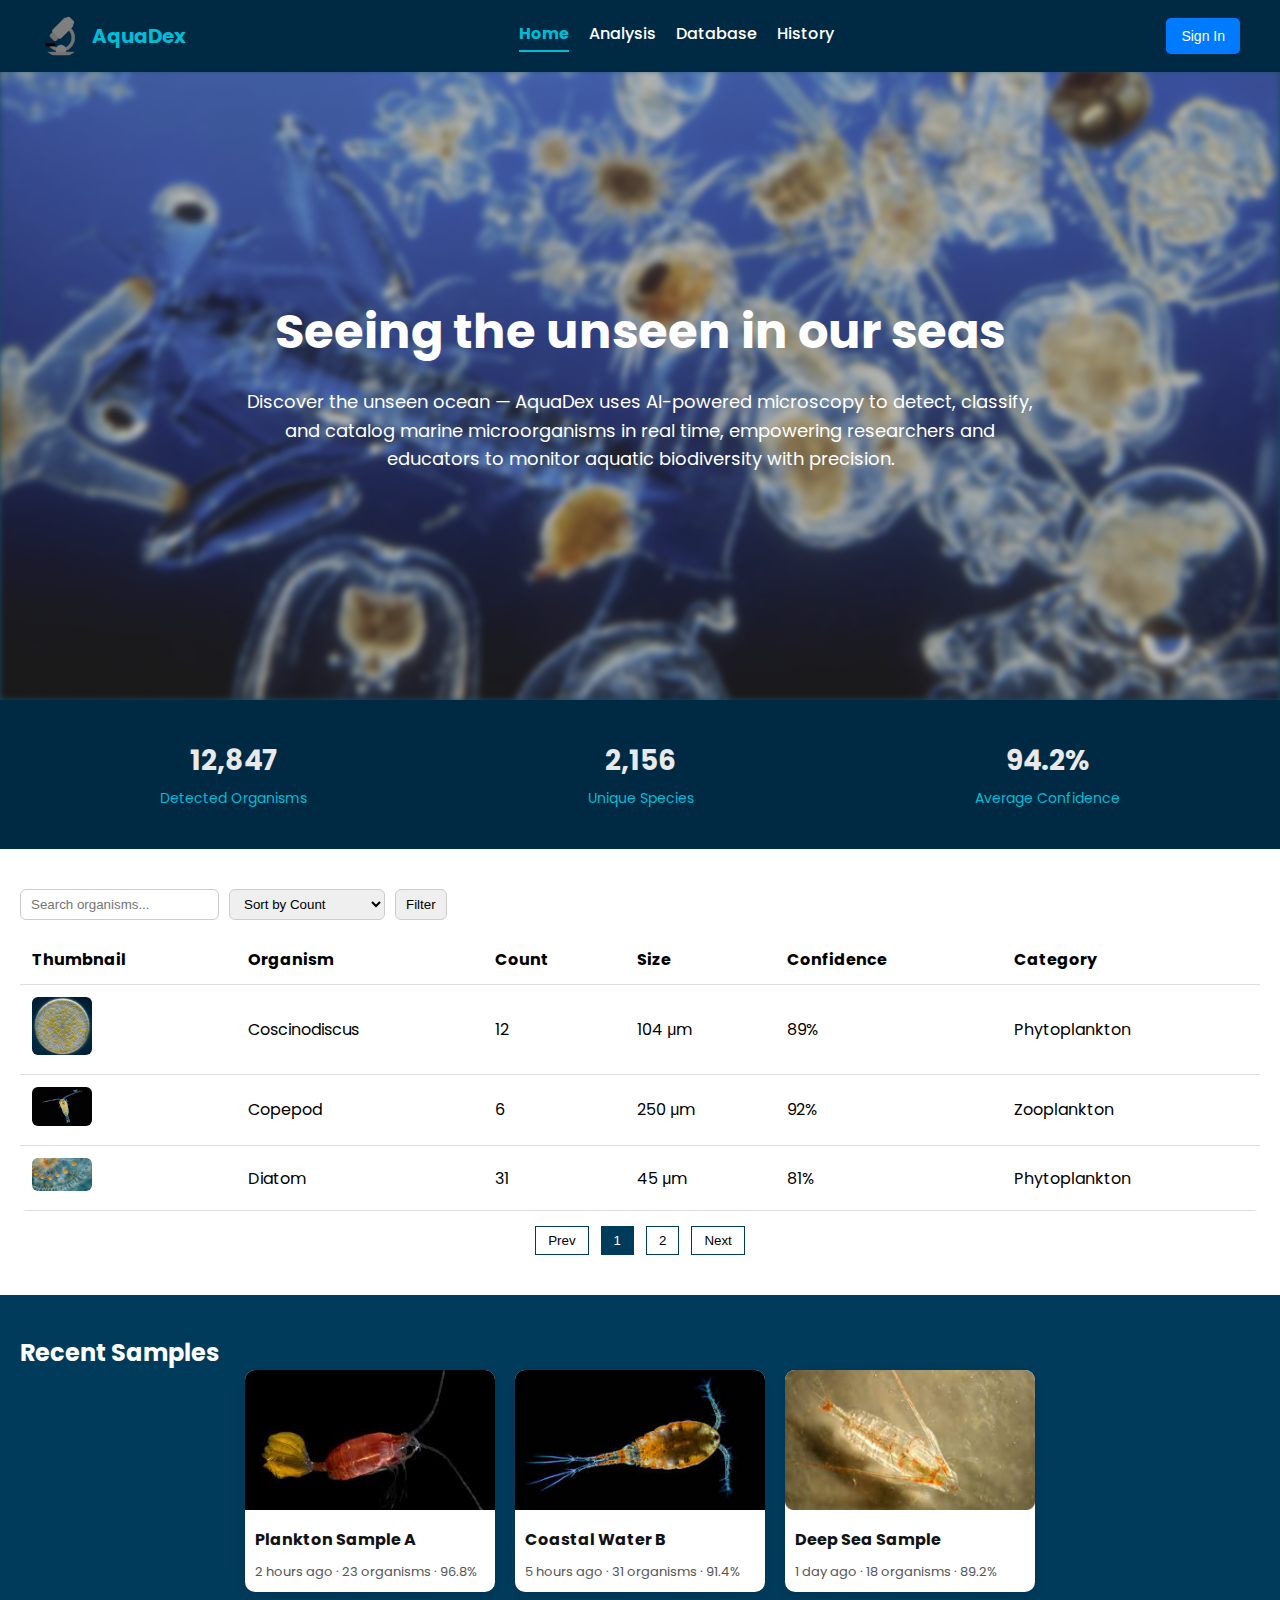
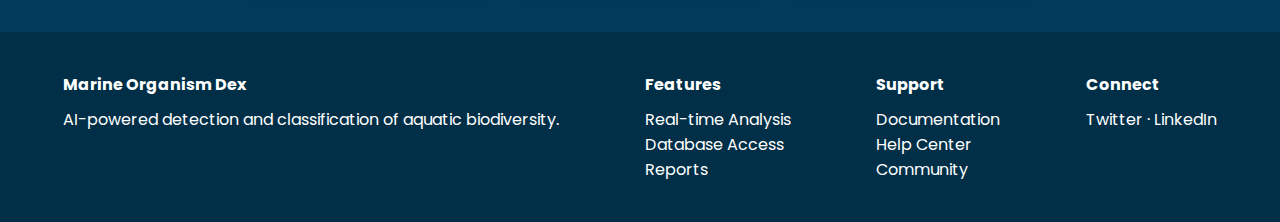
<file: index.html>
<!DOCTYPE html>
<html lang="en" class="dark-theme">
<head>
  <meta charset="UTF-8">
  <meta name="viewport" content="width=device-width, initial-scale=1.0">
  <title>AquaDex</title>
  <link rel="stylesheet" href="styles.css">
  <link rel="icon" type="image/png" href="logo.png">
  <link rel="stylesheet" href="theme.css">
  <script src="theme.js" defer></script>
  <link href="https://fonts.googleapis.com/css2?family=Poppins:wght@400;600;700&display=swap" rel="stylesheet">

  <style>
    .user-greeting {
      margin-left: 20px;
      font-weight: bold;
      color: #f3f3f3;
    }

    .profile-icon {
      display: none;
      align-items: center;
      justify-content: center;
      background-color: transparent;
      border: none;
      cursor: pointer;
    }

    .profile-icon img {
      width: 35px;
      height: 35px;
      border-radius: 50%;
    }

    .sign-in-btn {
      background-color: #007bff;
      color: white;
      border: none;
      padding: 10px 15px;
      cursor: pointer;
      font-size: 14px;
      border-radius: 5px;
    }
  </style>
</head>
<body>
  <!-- Navbar -->
  <header class="navbar">
    <div class="logo">
      <img src="logo.png" alt="AquaDex Logo">
      <span>AquaDex</span>
    </div>
      
    <nav>
      <a href="home.html" class="active">Home</a>
      <a href="analysis.html">Analysis</a>
      <a href="database.html">Database</a>
      <a href="history.html">History</a>
      
    </nav>

    <!-- Greeting / Auth buttons -->
    <div class="auth-controls">
      <span id="greeting" class="user-greeting"></span>
      <button id="signInBtn" class="sign-in-btn">Sign In</button>
      <button id="profileBtn" class="profile-icon">
        <img src="icon1.jpg" alt="Profile Icon" />
      </button>
    </div>
  </header>

  <!-- Hero -->
  <section class="hero">
    <div class="hero-bg"></div>
    <div class="hero-content">
      <h1>Seeing the unseen in our seas</h1>
      <p>Discover the unseen ocean — AquaDex uses AI-powered microscopy to detect, classify, and catalog marine microorganisms in real time, empowering researchers and educators to monitor aquatic biodiversity with precision.</p>
    </div>
  </section>

  <!-- Stats row -->
  <section class="stats">
    <div class="stat-card">
      <h2>12,847</h2>
      <p>Detected Organisms</p>
    </div>
    <div class="stat-card">
      <h2>2,156</h2>
      <p>Unique Species</p>
    </div>
    <div class="stat-card">
      <h2>94.2%</h2>
      <p>Average Confidence</p>
    </div>
  </section>
  <!-- Organism Table -->
  <section class="organism-table">
    <div class="table-controls">
      <input type="text" placeholder="Search organisms...">
      <select>
        <option>Sort by Count</option>
        <option>Sort by Confidence</option>
        <option>Sort by Size</option>
      </select>
      <button>Filter</button>
    </div>
    <table>
      <thead>
        <tr>
          <th>Thumbnail</th>
          <th>Organism</th>
          <th>Count</th>
          <th>Size</th>
          <th>Confidence</th>
          <th>Category</th>
        </tr>
      </thead>
      <tbody>
        <tr>
          <td><img src="coscinodiscus.jpg" alt="Thumb"></td>
          <td>Coscinodiscus </td>
          <td>12</td>
          <td>104 μm</td>
          <td>89%</td>
          <td>Phytoplankton</td>
        </tr>
        <tr>
          <td><img src="copepod.jpg" alt="Thumb"></td>
          <td>Copepod </td>
          <td>6</td>
          <td>250 μm</td>
          <td>92%</td>
          <td>Zooplankton</td>
        </tr>
        <tr>
          <td><img src="diatomjpg.jpg" alt="Thumb"></td>
          <td>Diatom </td>
          <td>31</td>
          <td>45 μm</td>
          <td>81%</td>
          <td>Phytoplankton</td>
        </tr>
      </tbody>
    </table>
    <div class="pagination">
      <button>Prev</button>
      <button class="active">1</button>
      <button>2</button>
      <button>Next</button>
    </div>
  </section>

  <!-- Recent Samples -->
  <section class="recent-samples">
    <h2>Recent Samples</h2>
    <div class="sample-cards">
      <div class="sample-card">
        <img src="PlanktonSampleA.png" alt="Sample">
        <h4>Plankton Sample A</h4>
        <p>2 hours ago · 23 organisms · 96.8%</p>
      </div>
      <div class="sample-card">
        <img src="costalwater.png" alt="Sample">
        <h4>Coastal Water B</h4>
        <p>5 hours ago · 31 organisms · 91.4%</p>
      </div>
      <div class="sample-card">
        <img src="deepwater.png" alt="Sample">
        <h4>Deep Sea Sample</h4>
        <p>1 day ago · 18 organisms · 89.2%</p>
      </div>
    </div>
  </section>

  <!-- Footer -->
  <footer class="footer">
    <div class="footer-section">
      <h4>Marine Organism Dex</h4>
      <p>AI-powered detection and classification of aquatic biodiversity.</p>
    </div>
    <div class="footer-section">
      <h4>Features</h4>
      <p>Real-time Analysis<br>Database Access<br>Reports</p>
    </div>
    <div class="footer-section">
      <h4>Support</h4>
      <p>Documentation<br>Help Center<br>Community</p>
    </div>
    <div class="footer-section">
      <h4>Connect</h4>
      <p>Twitter · LinkedIn</p>
    </div>
  </footer>

  <script>
    const username = localStorage.getItem("user");
    const greeting = document.getElementById("greeting");
    const signInBtn = document.getElementById("signInBtn");
    const profileBtn = document.getElementById("profileBtn");

    if (username) {
      greeting.textContent = `Welcome, ${username}`;
      greeting.style.display = "inline-block";
      profileBtn.style.display = "flex";
      signInBtn.style.display = "none";

      profileBtn.addEventListener("click", () => {
        window.location.href = "profile.html";
      });
    } else {
      greeting.style.display = "none";
      profileBtn.style.display = "none";
      signInBtn.style.display = "inline-block";

      signInBtn.addEventListener("click", () => {
        window.location.href = "signin.html";
      });
    }
  </script>
</body>
</html>
</file>
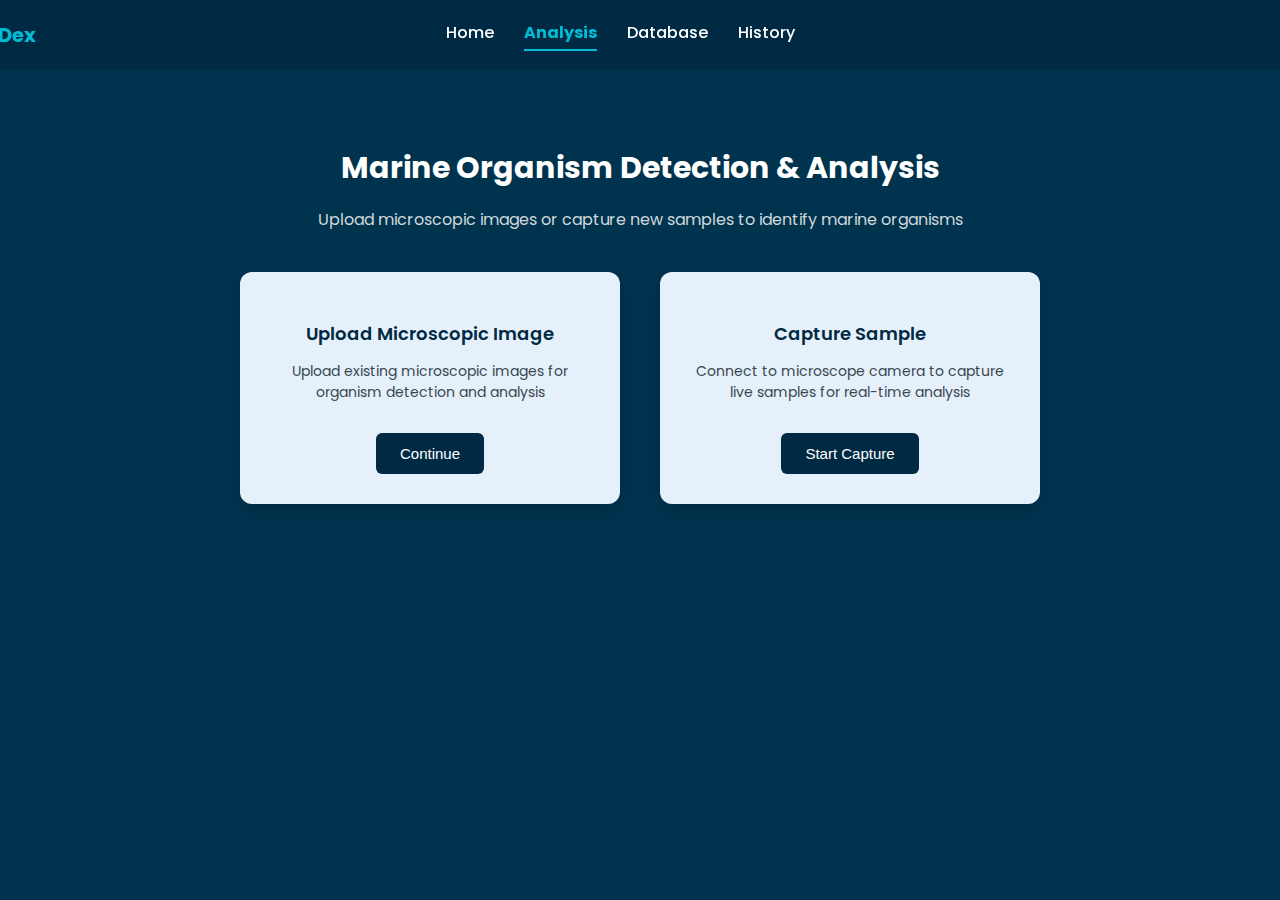
<file: analysis.html>
<!DOCTYPE html>
<html lang="en" class="dark-theme">
<head>
  <meta charset="UTF-8" />
  <meta name="viewport" content="width=device-width, initial-scale=1" />
  <title>Analysis - AquaDex</title>
  <link rel="icon" type="image/png" href="logo.png" />
  <link href="https://fonts.googleapis.com/css2?family=Poppins:wght@400;600;700&display=swap"rel="stylesheet"/>
  <link rel="stylesheet" href="theme.css">
<script src="theme.js" defer></script>

  <style>
    body {
      margin: 0;
      font-family: 'Poppins', sans-serif;
      background-color: #00334e;
      color: #fff;
    }

    .navbar {
      position: fixed;
      top: 0;
      left: 0;
      width: 100%;
      height: 70px;
      background-color: #002a44;
      z-index: 1000;
      display: flex;
      justify-content: center;
      align-items: center;
      
    }

    .navbar-inner {
      width: 100%;
      max-width: 1200px;
      display: flex;
      justify-content: space-between;
      align-items: center;
      padding: 0 40px;
    }

    .logo {
      display: flex;
      align-items: center;
      gap: 10px;
      font-size: 20px;
      font-weight: 700;
      color: #00bcd4;
      cursor: pointer;
      margin-left: -150px;
    }

    .logo img {
      height: 42px;
      width: 42px;
      border-radius: 50%;
      margin-right: 40x;
    }

    
   
      .navbar nav {
      display: flex;
      gap: 30px;
      justify-content: center;
      flex: 1;
      
      
    }

    

    nav a {
      color: white;
      text-decoration: none;
      font-weight: 500;
      transition: color 0.3s;
      position: relative;
    
    }

    nav a:hover {
      color: #00bcd4;
    }

    nav a.active {
      font-weight: bold;
      border-bottom: 2px solid #00bcd4;
      padding-bottom: 4px;
      color: #00bcd4;
    }

    .auth-container {
      display: flex;
      align-items: center;
    }

    .user-icon {
      width: 35px;
      height: 35px;
      border-radius: 50%;
      overflow: hidden;
      position: relative;
      right: -130px;
    }

    .user-icon img {
      width: 100%;
      height: 100%;
      object-fit: cover;
      display: block;
    }

    .analysis-section {
      padding: 120px 20px 60px 20px;
      text-align: center;
    }

    .analysis-section h2 {
      font-size: 30px;
      font-weight: 700;
      color: #ffffff;
      margin-bottom: 12px;
    }

    .analysis-section p {
      font-size: 16px;
      color: #cfd8dc;
      margin-bottom: 40px;
    }

    .analysis-cards {
      display: flex;
      justify-content: center;
      gap: 40px;
      flex-wrap: wrap;
    }

    .analysis-card {
      background: #e6f0fa;
      color: #00334e;
      padding: 30px;
      width: 320px;
      border-radius: 12px;
      box-shadow: 0 6px 14px rgba(0, 0, 0, 0.15);
      transition: transform 0.3s ease, box-shadow 0.3s ease;
      text-align: center;
      position: relative;
    }

    .analysis-card:hover {
      transform: translateY(-6px);
      box-shadow: 0 10px 20px rgba(0, 0, 0, 0.25);
    }

    .analysis-card h3 {
      font-size: 18px;
      font-weight: 600;
      margin-bottom: 12px;
      color: #002a44;
    }

    .analysis-card p {
      font-size: 14px;
      color: #37474f;
      margin-bottom: 20px;
    }

    .analysis-card button {
      background: #002a44;
      color: #ffffff;
      border: none;
      padding: 12px 24px;
      font-size: 15px;
      font-weight: 500;
      border-radius: 6px;
      cursor: pointer;
      margin-top: 10px;
      transition: background 0.3s ease, transform 0.2s ease;
    }

    .analysis-card button:hover {
      background: #00bcd4;
      color: #002a44;
      transform: scale(1.05);
    }

    .capture-btn {
      background: #00bcd4;
      color: #002a44;
    }

    .capture-btn:hover {
      background: #002a44;
      color: #ffffff;
    }
  </style>
</head>
<body>
  <header class="navbar">
    <div class="navbar-inner">
      <div class="logo" onclick="location.href='home.html'">
        <img src="logo.png" alt="AquaDex Logo" />
        <span>AquaDex</span>
      </div>

      <nav>
        <a href="home.html">Home</a>
        <a href="analysis.html" class="active">Analysis</a>
        <a href="database.html">Database</a>
        <a href="history.html">History</a>
      </nav>

      <div class="auth-container" id="auth-container">
        <!-- Only Profile Icon -->
        <a href="profile.html" class="user-icon" title="Profile">
          <img src="icon1.jpg" alt="User Profile" />
        </a>
      </div>
    </div>
  </header>

  <section class="analysis-section">
    <h2>Marine Organism Detection &amp; Analysis</h2>
    <p>Upload microscopic images or capture new samples to identify marine organisms</p>

    <div class="analysis-cards">
      <div class="analysis-card">
        <h3>Upload Microscopic Image</h3>
        <p>Upload existing microscopic images for organism detection and analysis</p>

        <button id="continueBtn">Continue</button>
      </div>

      <div class="analysis-card">
        <h3>Capture Sample</h3>
        <p>Connect to microscope camera to capture live samples for real-time analysis</p>
        <button class="capture-btn">Start Capture</button>
      </div>
    </div>
  </section>

  <script>
    document.addEventListener('DOMContentLoaded', () => {
      const continueBtn = document.getElementById('continueBtn');

      continueBtn.addEventListener('click', function (e) {
        e.preventDefault();
        window.location.href = 'analysisresult.html';
      });
    });
  </script>
</body>
</html>
</file>
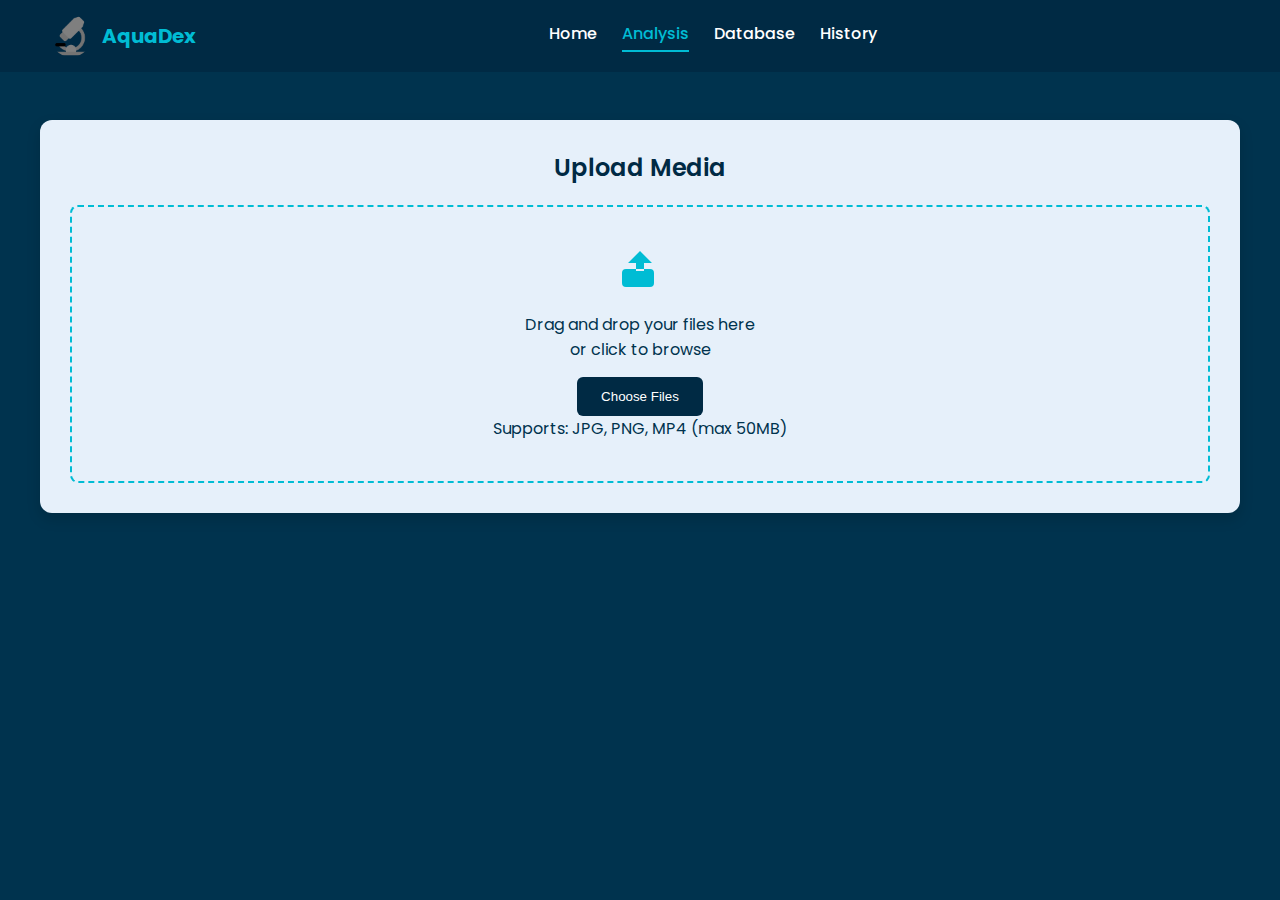
<file: analysisresult.html>
<!DOCTYPE html>
<html lang="en" class="dark-theme">
<head>
    <meta charset="UTF-8">
    <meta name="viewport" content="width=device-width, initial-scale=1.0">
    <title>Analysis Results</title>
    <link href="https://fonts.googleapis.com/css2?family=Poppins:wght@400;600;700&display=swap" rel="stylesheet">
    <link rel="icon" type="image/png" href="logo.png">
    <link rel="stylesheet" href="theme.css">
<script src="theme.js" defer></script>
    <style>
        body {
            font-family: 'Poppins', sans-serif;
            background-color: #00334e; /* deep ocean blue */
            color: #fff;
            margin: 0;
            padding: 20px;
        }

        /* Navbar */
        .navbar {
            display: flex;
            justify-content: space-between;
            align-items: center;
            padding: 15px 50px;
            background-color: #002a44;
            position: fixed;
            top: 0;
            left: 0;
            width: 100%;
            z-index: 1000;
            box-sizing: border-box;
            
        }
        
        .navbar .logo {
            display: flex;
            align-items: center;
            gap: 10px;
            font-weight: 700;
            font-size: 20px;
            color: #00bcd4;
            flex: 1;
        }

        .navbar .logo img {
            height: 42px;
            width: 42px;
            border-radius: 50%;
        }

        .navbar nav {
            display: flex;
            gap: 25px;
            flex: 9;
            justify-content: center;
            
        }

        .navbar nav a {
            text-decoration: none;
            color: #ffffff;
            font-weight: 500;
            transition: color 0.3s;
            
        }

        .navbar nav a:hover {
            color: #00bcd4;
        }

        .navbar nav a.active {
            border-bottom: 2px solid #00bcd4;
            padding-bottom: 4px;
            color: #00bcd4;
        }

        .navbar .auth-container {
            display: flex;
            align-items: center;
            gap: 15px;
        }


        .container {
            max-width: 1200px;
            margin: 100px auto 20px auto;
            padding: 0 20px;
        }
        
        /* Card Styling to match the other pages */
        .card {
            background: #e6f0fa;
            color: #00334e;
            border-radius: 12px;
            box-shadow: 0 6px 14px rgba(0,0,0,0.15);
            padding: 30px;
            margin-bottom: 30px;
            text-align: center;
        }

        .card-title {
            font-size: 1.5rem;
            font-weight: 600;
            color: #002a44;
            margin-top: 0;
            margin-bottom: 20px;
        }

        /* Upload Section */
        .upload-section .upload-box {
            border: 2px dashed #00bcd4;
            border-radius: 8px;
            text-align: center;
            padding: 40px 20px;
            color: #37474f;
        }

        .upload-icon {
            margin-bottom: 10px;
        }

        .upload-box p {
            margin: 0;
            font-size: 1rem;
            color: #00334e;
        }

        .or-text {
            font-size: 0.875rem;
        }

        .support-text {
            font-size: 0.75rem;
            color: #78909c;
            margin-top: 15px;
        }

        .btn-primary {
            background-color: #002a44;
            color: #ffffff;
            border: none;
            padding: 12px 24px;
            border-radius: 6px;
            cursor: pointer;
            font-weight: 500;
            margin-top: 15px;
            transition: background 0.3s ease;
        }
        
        .btn-primary:hover {
            background: #00bcd4;
            color: #002a44;
        }

        /* Analysis Results Section */
        .results-section {
            display: none; /* Initially hidden */
        }

        .results-section.show {
            display: block;
        }

        .processed-container {
            display: flex;
            gap: 24px;
            align-items: flex-start;
        }

        .processed-image-box {
            flex: 1 1 50%;
            background-color: #002a44;
            border-radius: 8px;
            min-height: 300px;
            display: flex;
            align-items: center;
            justify-content: center;
            position: relative;
            overflow: hidden;
        }
        
        #processedImage {
            max-width: 100%;
            max-height: 100%;
            object-fit: contain;
            border-radius: 8px;
            display: none; /* Initially hidden */
        }

        .image-placeholder {
            text-align: center;
            color: #cfd8dc;
            padding: 20px;
        }

        .image-placeholder p {
            font-size: 0.875rem;
            margin-top: 10px;
        }

        /* Species Table */
        .species-detected {
            flex: 1 1 40%;
            min-width: 300px;
            text-align: left;
        }
        
        .table-title {
            font-size: 1.25rem;
            font-weight: 600;
            color: #002a44;
            margin-bottom: 10px;
        }

        .species-detected table {
            width: 100%;
            border-collapse: collapse;
            margin-top: 10px;
        }

        .species-detected th, .species-detected td {
            text-align: left;
            padding: 12px;
            border-bottom: 1px solid #e0e0e0;
            font-size: 0.875rem;
        }

        .species-detected th {
            background-color: #f0f0f0;
            font-weight: 600;
            color: #00334e;
        }

        .species-detected tr:hover {
            background-color: #f9f9f9;
        }
        
        .species-detected td {
            color: #00334e;
        }

        .species-detected td:first-child {
            width: 50px;
        }

        .species-detected td:first-child img {
            width: 40px;
            height: 40px;
            border-radius: 4px;
            object-fit: cover;
        }

        .table-summary {
            display: flex;
            justify-content: space-between;
            margin-top: 15px;
            font-size: 0.8rem;
            color: #78909c;
        }

        /* Responsive adjustments */
        @media (max-width: 768px) {
            .processed-container {
                flex-direction: column;
            }
            .processed-image-box {
                min-height: 250px;
            }
        }
    </style>
</head>
<body>

    <header class="navbar">
        <div class="logo">
            <img src="logo.png" alt="AquaDex Logo">
            <span>AquaDex</span>
        </div>
          
        <nav>
            <a href="home.html">Home</a>
            <a href="analysis.html" class="active">Analysis</a>
            <a href="database.html">Database</a>
            <a href="history.html">History</a>
            
        </nav>
        <div id="auth-container" class="auth-container"></div>
    </header>

    <div class="container">
        <div class="card upload-section">
            <h3 class="card-title">Upload Media</h3>
            <div class="upload-box" id="drop-area">
                <div class="upload-icon">
                    <svg xmlns="http://www.w3.org/2000/svg" width="48" height="48" fill="#00bcd4" viewBox="0 0 24 24">
                        <path d="M19 13v5a2 2 0 0 1-2 2H5a2 2 0 0 1-2-2v-5a2 2 0 0 1 2-2h12a2 2 0 0 1 2 2zM12 2l-6 6h4v4h4V8h4l-6-6z"/>
                    </svg>
                </div>
                <p>Drag and drop your files here</p>
                <p class="or-text">or click to browse</p>
                <input type="file" id="fileInput" multiple accept="image/jpeg,image/png,image/gif,video/mp4" style="display: none;">
                <button class="btn-primary" id="chooseFileBtn">Choose Files</button>
                <p class="support-text">Supports: JPG, PNG, MP4 (max 50MB)</p>
            </div>
        </div>

        <div class="card results-section" id="results-card">
            <h3 class="card-title">Analysis Results</h3>
            <div class="processed-container">
                <div class="processed-image-box">
                    <img id="processedImage" alt="Processed image with detected species will appear here">
                    <div class="image-placeholder" id="imagePlaceholder">
                        <svg xmlns="http://www.w3.org/2000/svg" width="48" height="48" fill="#00bcd4" viewBox="0 0 24 24">
                            <path d="M19 5v14H5V5h14m0-2H5a2 2 0 0 0-2 2v14a2 2 0 0 0 2 2h14a2 2 0 0 0 2-2V5a2 2 0 0 0-2-2zM8.5 13.5l2.5 3.01L14.5 12l4.5 6H5l3.5-4.5z"/>
                        </svg>
                        <p>Processed image with detected species will appear here</p>
                    </div>
                </div>
                
                <div class="species-detected">
                    <h4 class="table-title">Species Detected</h4>
                    <table id="speciesTable">
                        <thead>
                            <tr>
                                <th>Image</th>
                                <th>Species</th>
                                <th>Predicted</th>
                                <th>Count</th>
                            </tr>
                        </thead>
                        <tbody>
                        </tbody>
                    </table>
                    <div class="table-summary">
                        <span id="totalSpecies">Total species detected: 0</span>
                        <span id="totalOrganisms">Total organisms counted: 0</span>
                    </div>
                </div>
            </div>
        </div>
    </div>

    <script>
        
    document.addEventListener('DOMContentLoaded', () => {

        const dropArea = document.getElementById('drop-area');
        const fileInput = document.getElementById('fileInput');
        const chooseFileBtn = document.getElementById('chooseFileBtn');
        const resultsCard = document.getElementById('results-card');
        const processedImage = document.getElementById('processedImage');
        const imagePlaceholder = document.getElementById('imagePlaceholder');
        const speciesTableBody = document.querySelector('#speciesTable tbody');
        const totalSpeciesSpan = document.getElementById('totalSpecies');
        const totalOrganismsSpan = document.getElementById('totalOrganisms');
        const authContainer = document.getElementById('auth-container');

        function checkLoginStatus() {
            const user = localStorage.getItem('loggedInUser');
            if (user) {
                authContainer.innerHTML = `
                    <span class="welcome-text">Welcome, ${user}</span>
                    <a href="#" class="log-out-btn">Log Out</a>
                `;
                document.querySelector('.log-out-btn').addEventListener('click', handleLogout);
            } else {
                authContainer.innerHTML = `
                    
                `;
            }
        }

        function handleLogout(event) {
            event.preventDefault();
            localStorage.removeItem('loggedInUser');
            window.location.reload();
        }

        checkLoginStatus();

        ['dragenter', 'dragover', 'dragleave', 'drop'].forEach(eventName => {
            dropArea.addEventListener(eventName, preventDefaults, false);
        });

        function preventDefaults(e) {
            e.preventDefault();
            e.stopPropagation();
        }

        ['dragenter', 'dragover'].forEach(eventName => {
            dropArea.addEventListener(eventName, () => dropArea.classList.add('highlight'), false);
        });

        ['dragleave', 'drop'].forEach(eventName => {
            dropArea.addEventListener(eventName, () => dropArea.classList.remove('highlight'), false);
        });

        dropArea.addEventListener('drop', handleDrop, false);

        function handleDrop(e) {
            const dt = e.dataTransfer;
            const files = dt.files;
            handleFiles(files);
        }

        chooseFileBtn.addEventListener('click', () => {
            fileInput.click();
        });

        // ✅ Allow clicking anywhere on the upload box to open file selector
        dropArea.addEventListener('click', (event) => {
            if (!event.target.closest('#chooseFileBtn')) {
                fileInput.click();
            }
        });

        fileInput.addEventListener('change', (e) => {
            handleFiles(e.target.files);
        });

        function handleFiles(files) {
            if (files.length === 0) return;

            resultsCard.classList.add('show');
            imagePlaceholder.style.display = 'none';
            processedImage.style.display = 'block';

            const file = files[0];
            const reader = new FileReader();
            reader.onload = function (event) {
                processedImage.src = event.target.result;
            };
            reader.readAsDataURL(file);

            simulateAnalysis();
        }

        function simulateAnalysis() {
            speciesTableBody.innerHTML = '';
            totalSpeciesSpan.textContent = 'Total species detected: 0';
            totalOrganismsSpan.textContent = 'Total organisms counted: 0';

            const mockResults = [
                { species: 'Copepod', predicted: '94%', count: 15, imageUrl: 'copepod.jpg' },
                { species: 'Diatom', predicted: '87%', count: 8, imageUrl: 'diatomjpg.jpg' },
                { species: 'Dinoflagellate', predicted: '72%', count: 3, imageUrl: 'dino.webp' },
                { species: 'Radiolarian', predicted: '89%', count: 5, imageUrl: 'radio.jpg' },
                { species: 'Foraminifera', predicted: '76%', count: 2, imageUrl: 'Foraminifera.jpg' }
            ];

            let totalOrganisms = 0;
            mockResults.forEach(item => {
                const row = document.createElement('tr');
                row.innerHTML = `
                    <td><img src="${item.imageUrl}" alt="${item.species} thumbnail"></td>
                    <td>${item.species}</td>
                    <td>${item.predicted}</td>
                    <td>${item.count}</td>
                `;
                speciesTableBody.appendChild(row);
                totalOrganisms += item.count;
            });

            totalSpeciesSpan.textContent = `Total species detected: ${mockResults.length}`;
            totalOrganismsSpan.textContent = `Total organisms counted: ${totalOrganisms}`;
        }
    });



    </script>
</body>
</html>
</file>
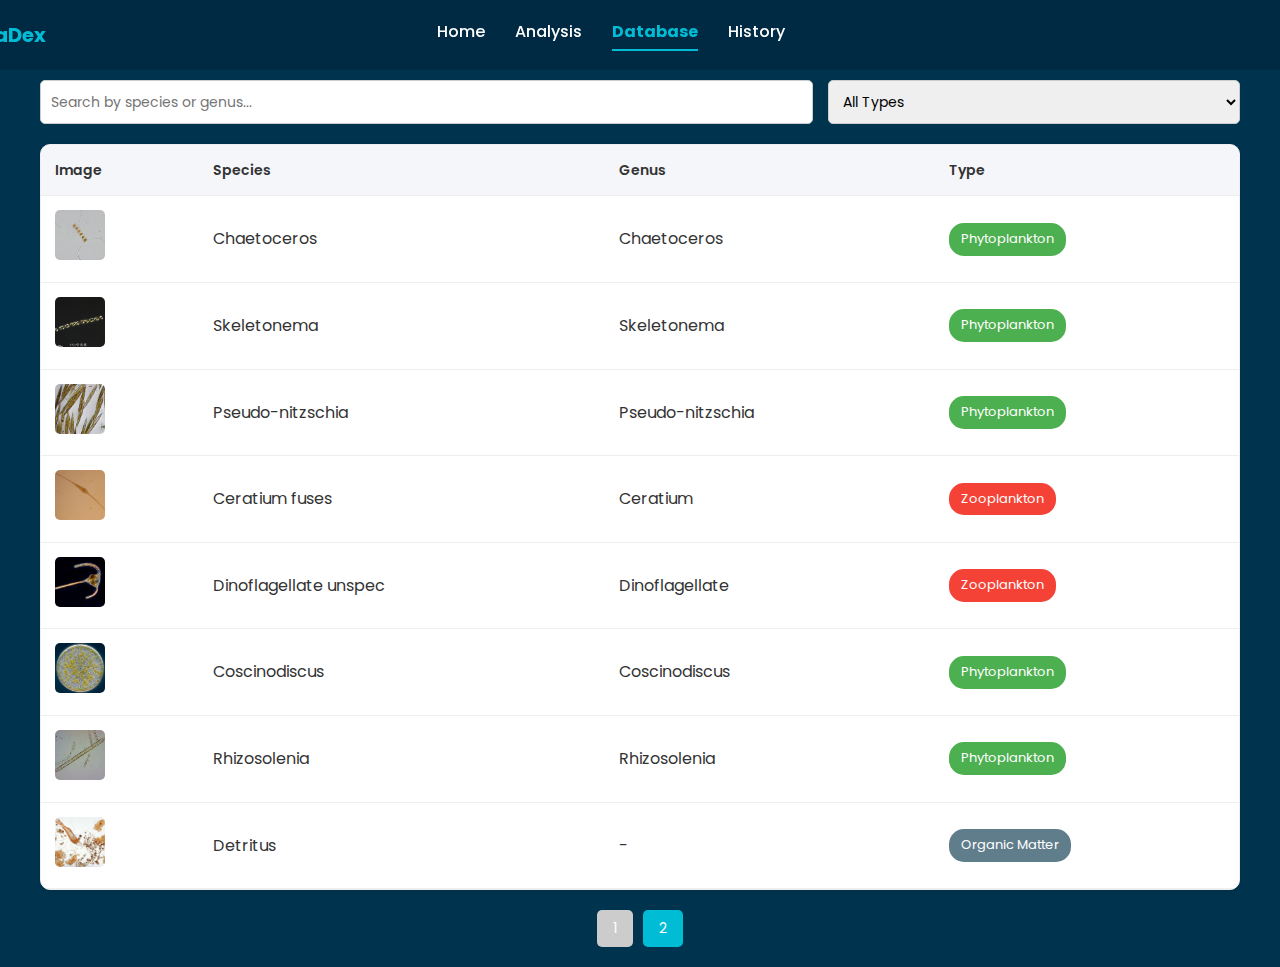
<file: database.html>
<!DOCTYPE html>
<html lang="en">
<head>
  <meta charset="UTF-8" />
  <meta name="viewport" content="width=device-width, initial-scale=1.0"/>
  <title>Marine Organism Database</title>
  <link rel="icon" type="image/png" href="logo.png" />
  <link href="https://fonts.googleapis.com/css2?family=Poppins:wght@400;600;700&display=swap" rel="stylesheet" />
  <style>
    /* General Reset */
    * {
      margin: 0;
      font-family: 'Poppins', sans-serif;
      padding: 0;
      box-sizing: border-box;
    }

    body {
      font-family: 'Poppins', sans-serif;
      background-color: #00334e;
      color: #333;
      line-height: 1.6;
    }

    .container {
      width: 100%;
      padding: 20px;
      padding-top: 80px; /* Account for fixed navbar */
    }

    /* Navbar Styling */
    
    .navbar {
      position: fixed;
      top: 0;
      left: 0;
      width: 100%;
      height: 70px; /* Set a consistent height */
      background-color: #002a44;
      z-index: 1000;
      display: flex;
      justify-content: center; /* Center the inner container */
      align-items: center;
      
      
    }

    .navbar-inner {
      width: 100%;
      max-width: 1200px; /* Limit the navbar width on larger screens */
      display: flex;
      justify-content: space-between;
      align-items: center;
      padding: 0 40px; 
      
    }

    .logo {
      display: flex;
      align-items: center;
      gap: 10px;
      font-size: 20px; /* Keeping the same font size from your original version */
      font-weight: 700;
      color: #00bcd4;
      margin-left: -190px;
    }

    .logo img {
      height: 42px;
      width: 42px;
      border-radius: 50%;
      margin-left: 10px;
    }

    .navbar nav {
      display: flex;
      gap: 30px;
      justify-content: center;
      flex: 1;
      margin-left: 10px;
    }

    .navbar nav a {
      color: white;
      text-decoration: none;
      font-weight: 500;
      transition: color 0.3s;
    }

    .navbar nav a:hover {
      color: #00bcd4;
    }

    .navbar nav a.active {
      font-weight: bold;
      border-bottom: 2px solid #00bcd4;
      padding-bottom: 4px;
      color: #00bcd4;
    }

    .navbar .auth-container {
      display: flex;
      align-items: center;
      gap: 15px;
    }

    .user-icon {
      width: 35px;
      height: 35px;
      border-radius: 50%;
      overflow: hidden;
      cursor: pointer;
      position: relative;
      left: 175px;
    }

    .user-icon img {
      width: 100%;
      height: 100%;
      object-fit: cover;
      display: block;
    }

    /* Search & Filter Section */
    .search-container {
      display: flex;
      justify-content: center;
      gap: 15px;
      margin-bottom: 20px;
      flex-wrap: wrap;
      max-width: 1200px;
      margin-left: auto;
      margin-right: auto;
    }

    .search-container input {
      padding: 10px;
      flex: 1 1 60%;
      min-width: 200px;
      border-radius: 5px;
      border: 1px solid #ccc;
      font-size: 14px;
    }

    .search-container select {
      padding: 10px;
      flex: 1 1 30%;
      min-width: 150px;
      border-radius: 5px;
      border: 1px solid #ccc;
      font-size: 14px;
    }

    /* Table Container */
    .table-container {
      overflow-x: auto;
      background: white;
      border-radius: 10px;
      box-shadow: 0 2px 6px rgba(0, 0, 0, 0.05);
      max-width: 1200px;
      margin: 0 auto;
      border: 1px solid #eee;
    }

    table {
      width: 100%;
      border-collapse: collapse;
    }

    th, td {
      padding: 14px;
      text-align: left;
      border-bottom: 1px solid #eee;
    }

    th {
      background-color: #f4f6f9;
      font-weight: 600;
      font-size: 14px;
    }

    td img {
      width: 50px;
      height: 50px;
      object-fit: cover;
      border-radius: 5px;
    }

    /* Type Tags */
    .type {
      padding: 6px 12px;
      border-radius: 15px;
      color: white;
      font-size: 13px;
      display: inline-block;
    }

    .phytoplankton {
      background-color: #4caf50;
    }

    .zooplankton {
      background-color: #f44336;
    }

    .organic {
      background-color: #607d8b;
    }

    /* Pagination */
    .pagination {
      display: flex;
      justify-content: center;
      gap: 10px;
      margin-top: 20px;
    }

    .pagination button {
      padding: 8px 16px;
      background-color: #00bcd4;
      color: white;
      border: none;
      border-radius: 5px;
      cursor: pointer;
      font-size: 14px;
    }

    .pagination button:hover {
      background-color: #0097a7;
    }

    .pagination button:disabled {
      background-color: #ccc;
      cursor: not-allowed;
    }
  </style>
</head>
<body>

  <div class="container">
    <!-- Navbar -->
    <header class="navbar">
      <div class="navbar-inner">
        <div class="logo">
          <img src="logo.png" alt="Logo" /> <!-- Replace with actual logo path -->
          AquaDex
        </div>
        <nav>
          <a href="home.html">Home</a>
          <a href="analysis.html" >Analysis</a>
          <a href="database.html" class="active">Database</a>
          <a href="history.html">History</a>
        </nav>
        <div class="auth-container" id="auth-container">
          <a href="profile.html" class="user-icon" title="Profile">
            <img src="icon1.jpg" alt="User Profile" />
          </a>
        </div>
      </div>
    </header>

    <!-- Search & Filter -->
    <div class="search-container">
      <input type="text" placeholder="Search by species or genus..." />
      <select>
        <option value="all">All Types</option>
        <option value="phytoplankton">Phytoplankton</option>
        <option value="zooplankton">Zooplankton</option>
        <option value="organic">Organic Matter</option>
      </select>
    </div>

    <!-- Table -->
    <div class="table-container">
      <table>
        <thead>
          <tr>
            <th>Image</th>
            <th>Species</th>
            <th>Genus</th>
            <th>Type</th>
          </tr>
        </thead>
        <tbody>
          <tr>
            <td><img src="chaetoceros.jpg" alt="Chaetoceros" /></td>
            <td>Chaetoceros</td>
            <td>Chaetoceros</td>
            <td><span class="type phytoplankton">Phytoplankton</span></td>
          </tr>
          <tr>
            <td><img src="Skeletonema.jpg" alt="Skeletonema" /></td>
            <td>Skeletonema</td>
            <td>Skeletonema</td>
            <td><span class="type phytoplankton">Phytoplankton</span></td>
          </tr>
          <tr>
            <td><img src="pseudonitzschia.jpg" alt="Pseudo-nitzschia" /></td>
            <td>Pseudo-nitzschia</td>
            <td>Pseudo-nitzschia</td>
            <td><span class="type phytoplankton">Phytoplankton</span></td>
          </tr>
          <tr>
            <td><img src="ceratium-fusus.jpg" alt="Ceratium fuses" /></td>
            <td>Ceratium fuses</td>
            <td>Ceratium</td>
            <td><span class="type zooplankton">Zooplankton</span></td>
          </tr>
          <tr>
            <td><img src="dino.webp" alt="Dinoflagellate" /></td>
            <td>Dinoflagellate unspec</td>
            <td>Dinoflagellate</td>
            <td><span class="type zooplankton">Zooplankton</span></td>
          </tr>
          <tr>
            <td><img src="coscinodiscus.jpg" alt="Coscinodiscus" /></td>
            <td>Coscinodiscus</td>
            <td>Coscinodiscus</td>
            <td><span class="type phytoplankton">Phytoplankton</span></td>
          </tr>
          <tr>
            <td><img src="large.jpg" alt="Rhizosolenia" /></td>
            <td>Rhizosolenia</td>
            <td>Rhizosolenia</td>
            <td><span class="type phytoplankton">Phytoplankton</span></td>
          </tr>
          <tr>
            <td><img src="Dispersed-oildetritus.png" alt="Detritus" /></td>
            <td>Detritus</td>
            <td>-</td>
            <td><span class="type organic">Organic Matter</span></td>
          </tr>
        </tbody>
      </table>
    </div>

    <!-- Pagination -->
    <div class="pagination">
      <button disabled>1</button>
      <button>2</button>
    </div>
  </div>

</body>
</html>
</file>
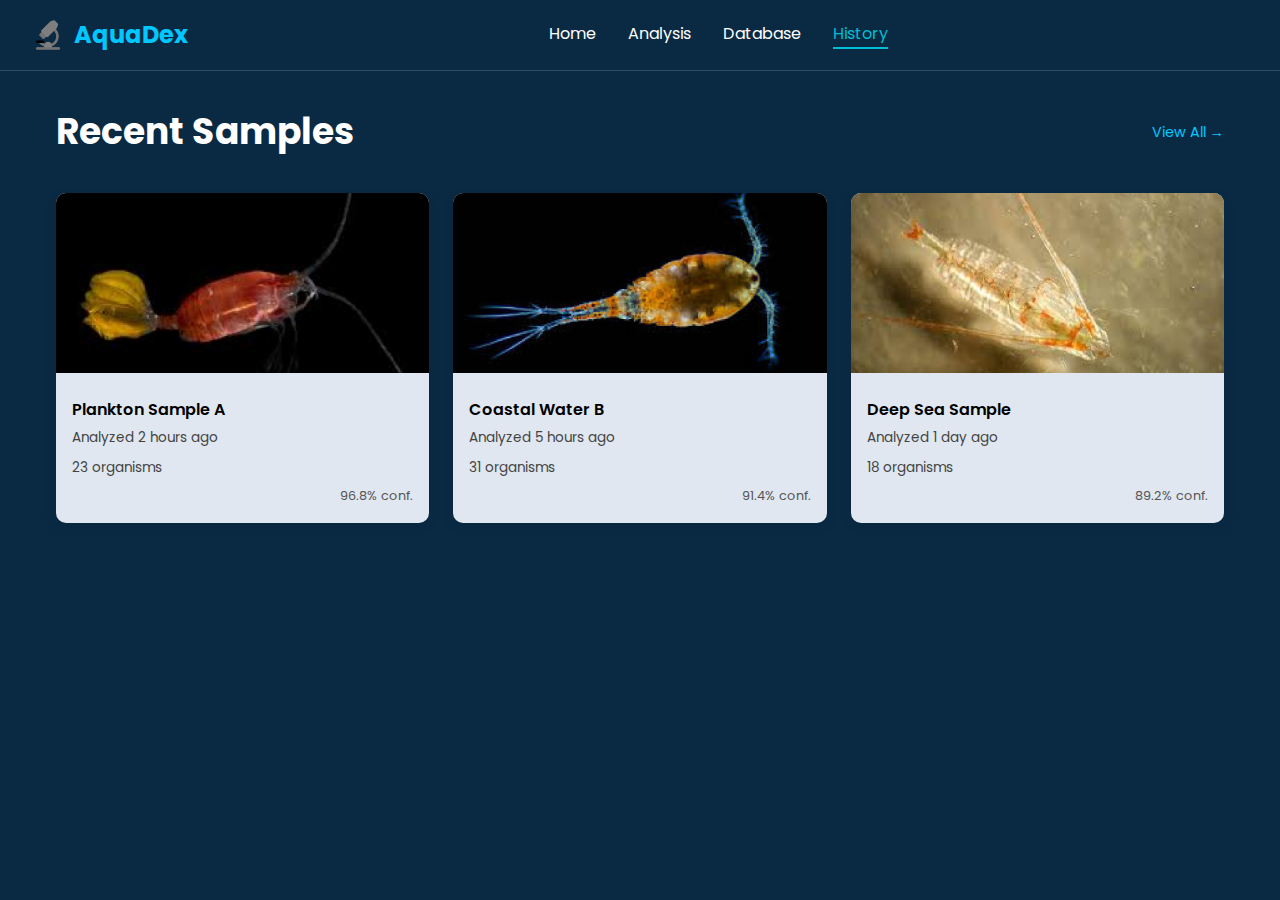
<file: history.html>
<!DOCTYPE html>
<html lang="en" class="dark-theme">
<head>
  <meta charset="UTF-8" />
  <meta name="viewport" content="width=device-width, initial-scale=1.0" />
  <title>AquaDex - History</title>
  <link rel="icon" type="image/png" href="logo.png">
  <link href="https://fonts.googleapis.com/css2?family=Poppins:wght@400;600;700&display=swap" rel="stylesheet"/>
  <link rel="stylesheet" href="theme.css">
<script src="theme.js" defer></script>
  <style>
    /* Reset & Base Styles */
    * {
      margin: 0;
      padding: 0;
      box-sizing: border-box;
    }

    body {
      font-family: 'Poppins', sans-serif;
      background-color: #0a2a44;
      color: #fff;
      line-height: 1.6;
    }

    /* Navbar */
    .navbar {
      display: flex;
      justify-content: space-between;
      align-items: center;
      padding: 1rem 2rem;
      background-color: #0a2a43;
      border-bottom: 1px solid #2c4b65;
      position: sticky;
      top: 0;
      z-index: 100;
    }

    .logo {
      display: flex;
      align-items: center;
      gap: 10px;
      font-size: 1.5rem;
      font-weight: 700;
      color: #00c7ff;
    }

    .logo img {
      width: 32px;
      height: 32px;
    }

    .nav-links {
      display: flex;
      gap: 2rem;
      flex: 1;
      justify-content: center; /* Centers the nav links */
      
    }

    .nav-link {
      color: white;
      text-decoration: none;
      font-size: 1rem;
      transition: color 0.3s ease;
    }
    .nav-link:hover {
        color: #00bcd4;
    }
    .nav-link.nav-link.active {
        color: #00bcd4;
        border-bottom: 2px solid #00bcd4;
    }

    .navbar nav a {
        text-decoration: none;
        color: #fff;
        font-weight: 500;
        transition: color 0.3s;
    }

    .nav-link.active {
      color: #00c7ff;
      border-bottom: 2px solid #00c7ff;
    }
    

    /* Main Content */
    .container {
      max-width: 1200px;
      margin: 2rem auto;
      padding: 0 1rem;
    }

    .section-title {
      font-size: 1.5rem;
      margin-bottom: 2rem;
      display: flex;
      justify-content: space-between;
      align-items: center;
    }

    .view-all {
      color: #00c7ff;
      text-decoration: none;
      font-size: 0.9rem;
      display: flex;
      align-items: center;
      gap: 5px;
    }

    /* Sample Cards */
    .samples-grid {
      display: grid;
      grid-template-columns: repeat(auto-fit, minmax(300px, 1fr));
      gap: 1.5rem;
    }

    .sample-card {
      background-color: #e0e7f0;
      border-radius: 10px;
      overflow: hidden;
      box-shadow: 0 4px 12px rgba(0, 0, 0, 0.1);
      transition: transform 0.3s ease;
      color: black;
    }

    .sample-card:hover {
      transform: translateY(-5px);
    }

    .sample-image {
      width: 100%;
      height: 180px;
      object-fit: cover;
    }

    .sample-info {
      padding: 1rem;
    }

    .sample-name {
      font-weight: 600;
      margin-bottom: 0.3rem;
    }

    .sample-meta {
      font-size: 0.85rem;
      color: #444;
      margin-bottom: 0.5rem;
    }

    .confidence {
      font-size: 0.8rem;
      color: #555;
      text-align: right;
    }

    /* Responsive */
    @media (max-width: 768px) {
      .nav-links {
        gap: 1rem;
      }
      .section-title {
        flex-direction: column;
        gap: 0.5rem;
      }
      .view-all {
        margin-top: 0.5rem;
      }
    }
  </style>
</head>
<body>

  <!-- Navbar -->
  <nav class="navbar">
    <div class="logo">
      <img src="logo.png" alt="Logo" />
      <span>AquaDex</span>
    </div>
    <div class="nav-links">
      <a href="home.html" class="nav-link">Home</a>
      <a href="analysis.html" class="nav-link">Analysis</a>
      <a href="database.html" class="nav-link">Database</a>
      <a href="history.html" class="nav-link active">History</a>
    </div>
  </nav>

  <!-- Main Content -->
  <div class="container">
    <div class="section-title">
      <h2>Recent Samples</h2>
      <a href="#" class="view-all">View All →</a>
    </div>

    <div class="samples-grid">
      <!-- Sample 1 -->
      <div class="sample-card">
        <img src="PlanktonSampleA.png" alt="Plankton Sample A" class="sample-image" />
        <div class="sample-info">
          <div class="sample-name">Plankton Sample A</div>
          <div class="sample-meta">Analyzed 2 hours ago</div>
          <div class="sample-meta">23 organisms</div>
          <div class="confidence">96.8% conf.</div>
        </div>
      </div>

      <!-- Sample 2 -->
      <div class="sample-card">
        <img src="costalwater.png" alt="Coastal Water B" class="sample-image" />
        <div class="sample-info">
          <div class="sample-name">Coastal Water B</div>
          <div class="sample-meta">Analyzed 5 hours ago</div>
          <div class="sample-meta">31 organisms</div>
          <div class="confidence">91.4% conf.</div>
        </div>
      </div>

      <!-- Sample 3 -->
      <div class="sample-card">
        <img src="deepwater.png" alt="Deep Sea Sample" class="sample-image" />
        <div class="sample-info">
          <div class="sample-name">Deep Sea Sample</div>
          <div class="sample-meta">Analyzed 1 day ago</div>
          <div class="sample-meta">18 organisms</div>
          <div class="confidence">89.2% conf.</div>
        </div>
      </div>
    </div>
  </div>

</body>
</html>
</file>
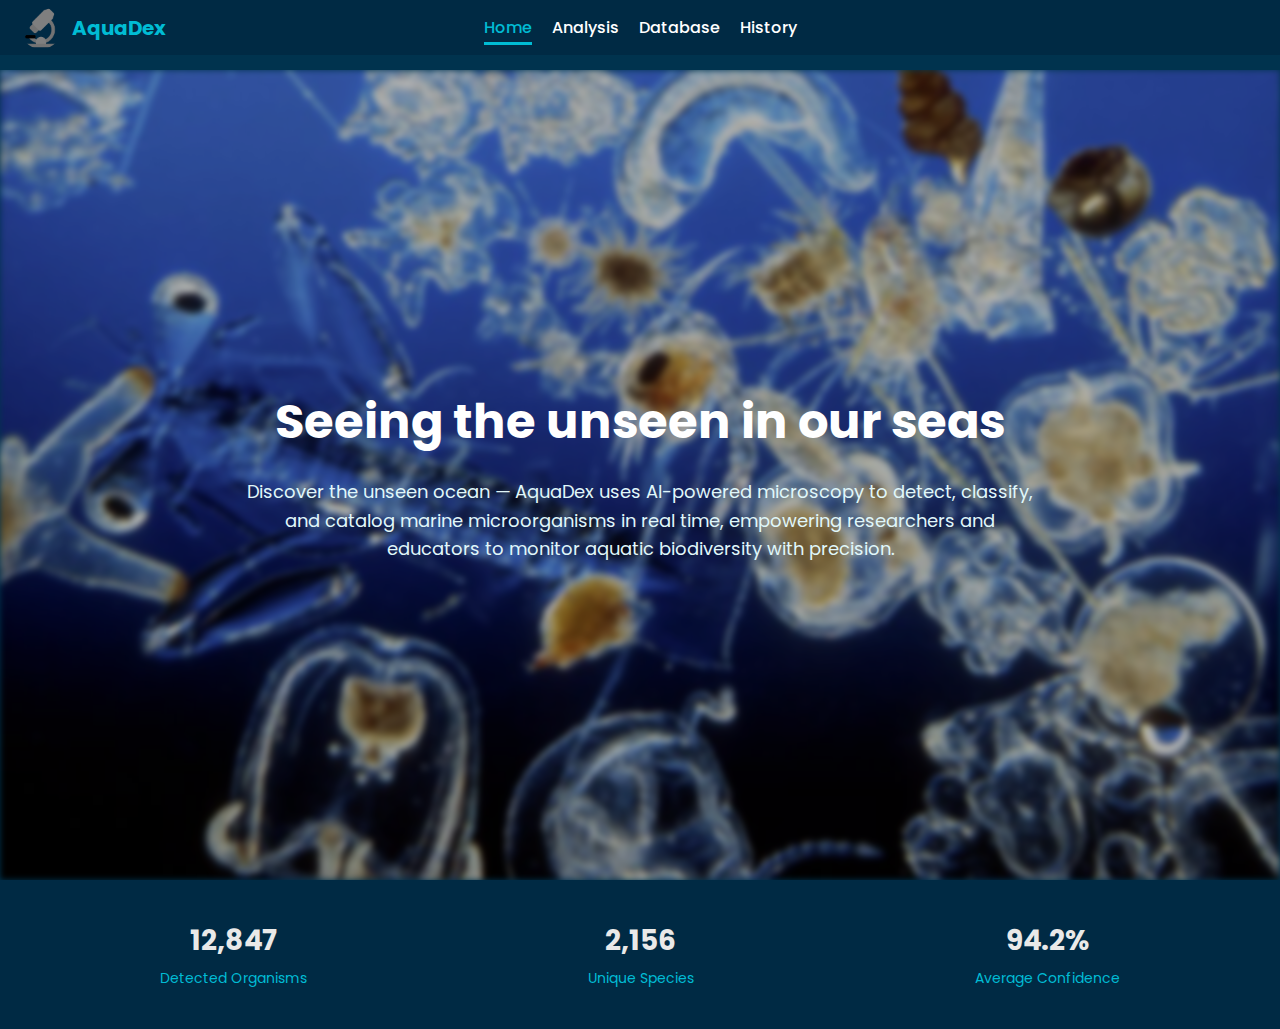
<file: home.html>
<!DOCTYPE html>
<html lang="en" class="dark-theme">
<head>
  <meta charset="UTF-8">
  <meta name="viewport" content="width=device-width, initial-scale=1.0">
  <title>AquaDex | Home</title>

  <!-- CSS -->
  <link rel="stylesheet" href="styleshome.css">
  <link rel="stylesheet" href="theme.css">
  <script src="theme.js" defer></script>

  <!-- Favicon -->
  <link rel="icon" type="image/png" href="logo.png">
  <link href="https://fonts.googleapis.com/css2?family=Poppins:wght@400;600;700&display=swap" rel="stylesheet">
</head>
<body>
  <!-- Top Navigation -->
  <header class="navbar">
    <div class="logo">
      <img src="logo.png" alt="AquaDex Logo">
      <span>AquaDex</span>
    </div>

    <nav>
      <a href="home.html" class="active">Home</a>
      <a href="analysis.html">Analysis</a>
      <a href="database.html">Database</a>
      <a href="history.html">History</a>
      
    </nav>

  
  </header>

  <!-- Hero Section -->
  <section class="hero">
    <!-- Background handled via CSS -->
    <div class="hero-overlay"></div>
    
    <div class="hero-content">
      <h1>Seeing the unseen in our seas</h1>
      <p>
        Discover the unseen ocean — AquaDex uses AI-powered microscopy to detect,
        classify, and catalog marine microorganisms in real time, empowering
        researchers and educators to monitor aquatic biodiversity with precision.
      </p>
    </div>
  </section>

  <!-- Stats Section -->
  <section class="stats">
    <div class="stat-card">
      <h2>12,847</h2>
      <p>Detected Organisms</p>
    </div>
    <div class="stat-card">
      <h2>2,156</h2>
      <p>Unique Species</p>
    </div>
    <div class="stat-card">
      <h2>94.2%</h2>
      <p>Average Confidence</p>
    </div>
  </section>
</body>
</html>
</file>
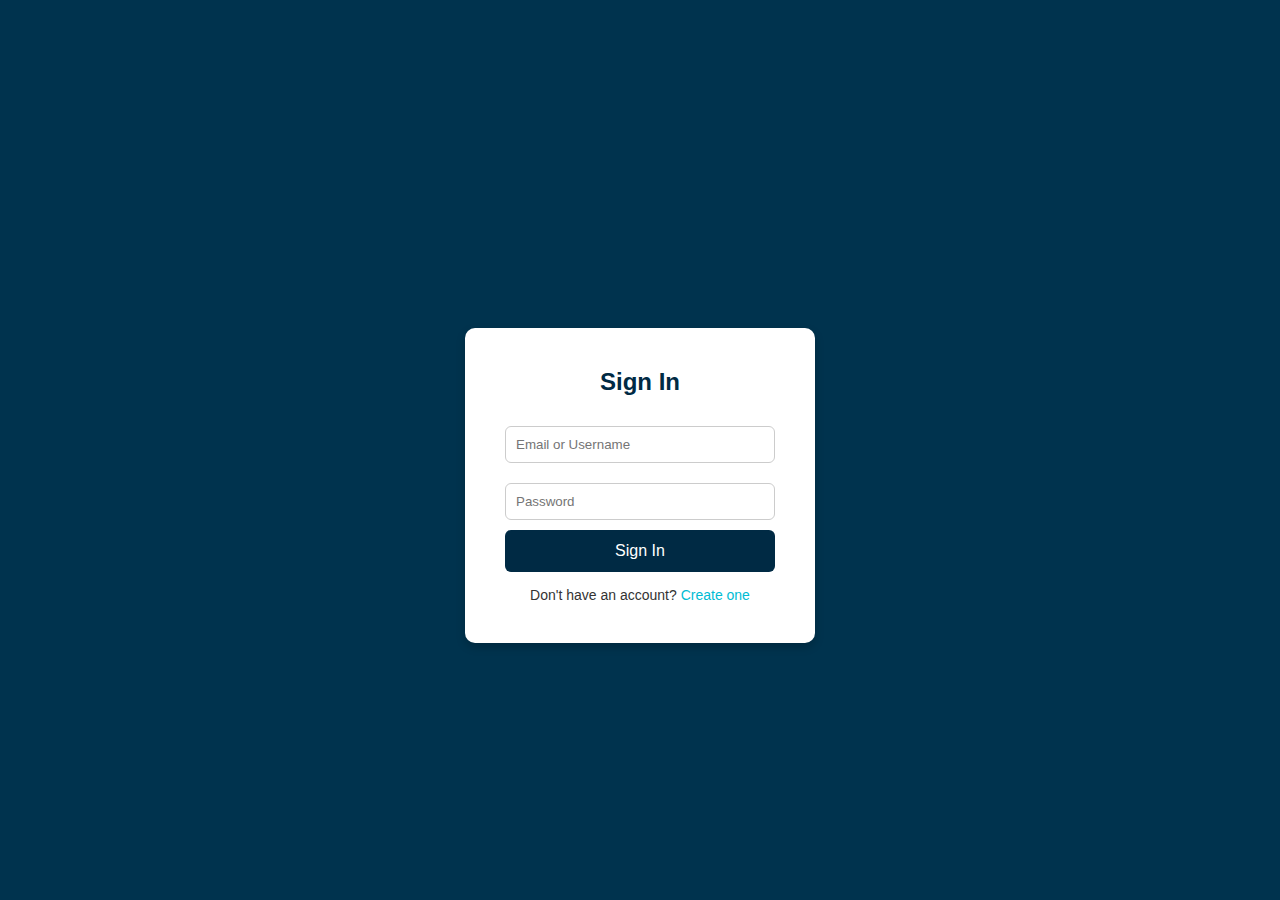
<file: profile.html>
<!DOCTYPE html>
<html lang="en" class="dark-theme">
<head>
  <meta charset="UTF-8" />
  <meta name="viewport" content="width=device-width, initial-scale=1.0"/>
  <title>AquaDex - Profile</title>
  <link href="https://fonts.googleapis.com/css2?family=Poppins&display=swap" rel="stylesheet">
  <style>
    :root {
      --bg-color: #00334e;
      --text-color: #ffffff;
      --container-bg: #ffffff;
      --input-bg: #ffffff;
      --input-text: #000000;
      --navbar-bg: #002a44;
      --primary: #00bcd4;
      --button-bg: #2980B9;
      --button-hover: #3498DB;
    }

    body.dark {
      --bg-color: #0e1f2a;
      --text-color: #ffffff;
      --container-bg: #1e2f40;
      --input-bg: #2e3e4e;
      --input-text: #ffffff;
    }

    body {
      margin: 0;
      font-family: 'Poppins', sans-serif;
      background-color: var(--bg-color);
      color: var(--text-color);
    }

    /* Navbar */
    .navbar {
      display: flex;
      justify-content: space-between;
      align-items: center;
      padding: 15px 40px;
      background-color: var(--navbar-bg);
      position: fixed;
      top: 0;
      left: 0;
      width: 100%;
      z-index: 1000;
      box-sizing: border-box;
    }

    .navbar .logo {
      display: flex;
      align-items: center;
      gap: 10px;
      font-weight: 700;
      font-size: 20px;
      color: var(--primary);
    }

    .navbar .logo img {
      height: 42px;
      width: 42px;
      border-radius: 50%;
      margin-left: 30px;
    }

    .navbar nav {
      display: flex;
      gap: 25px;
    }

    .navbar nav a {
      text-decoration: none;
      color: #ffffff;
      font-weight: 500;
      transition: color 0.3s;
    }

    .navbar nav a:hover {
      color: var(--primary);
    }

    .navbar nav a.active {
      border-bottom: 2px solid var(--primary);
      padding-bottom: 4px;
      color: var(--primary);
    }

    .navbar .auth-container {
      display: flex;
      align-items: center;
      gap: 15px;
    }

    .navbar .auth-container .welcome-text {
      color: #cfd8dc;
      font-size: 14px;
    }

    .navbar .log-out-btn {
      background: transparent;
      color: #ffffff;
      border: 1px solid #ffffff;
      padding: 8px 16px;
      border-radius: 6px;
      cursor: pointer;
      transition: 0.3s;
      font-size: 14px;
      text-decoration: none;
    }

    .navbar .log-out-btn:hover {
      background: var(--primary);
      color: var(--navbar-bg);
      border: 1px solid var(--primary);
    }

    .theme-toggle {
      background: transparent;
      border: 1px solid #fff;
      color: #fff;
      border-radius: 6px;
      padding: 6px 10px;
      cursor: pointer;
      font-size: 14px;
    }

    .theme-toggle:hover {
      background: var(--primary);
      color: var(--navbar-bg);
      border-color: var(--primary);
    }

    /* Main Container */
    .container {
      max-width: 900px;
      margin: 120px auto 40px;
      padding: 30px;
      background-color: var(--container-bg);
      color: var(--input-text);
      border-radius: 8px;
      box-shadow: 0 0 12px rgba(0, 0, 0, 0.2);
    }

    .container h1 {
      margin-bottom: 10px;
      font-size: 28px;
    }

    .container h2 {
      margin-top: 20px;
      font-size: 22px;
    }

    form {
      margin-top: 20px;
    }

    form label {
      display: block;
      margin-top: 15px;
      margin-bottom: 5px;
    }

    form input {
      width: 100%;
      padding: 10px;
      border: 1px solid #ccc;
      border-radius: 5px;
      background-color: var(--input-bg);
      color: var(--input-text);
    }

    form button {
      width: 100%;
      margin-top: 15px;
      padding: 10px;
      background-color: var(--button-bg);
      color: #fff;
      border: none;
      border-radius: 5px;
      cursor: pointer;
      font-size: 15px;
      transition: background-color 0.3s ease;
    }

    form button:hover {
      background-color: var(--button-hover);
    }

    .red-btn {
      background-color: #E74C3C !important;
    }

    .red-btn:hover {
      background-color: #c0392b !important;
    }

    /* Button spacing for multiple red buttons */
    form button.red-btn + button.red-btn {
      margin-top: 10px;
    }
  </style>
</head>
<body>

<!-- Navbar -->
<div class="navbar">
  <div class="logo">
    <img src="logo.png" alt="AquaDex Logo" />
    AquaDex
  </div>
  <nav>
    <a href="home.html">Home</a>
    <a href="analysis.html">Analysis</a>
    <a href="database.html">Database</a>
    <a href="history.html">History</a>
  </nav>
  <div class="auth-container">
    <span class="welcome-text" id="userGreeting">Welcome, User</span>
    <button class="theme-toggle" onclick="toggleTheme()">🌙</button>
    
  </div>
</div>

<!-- Main Content -->
<div class="container">
  <h1 id="usernameHeading">User</h1>

  <h2>User Profile</h2>
  <form id="profileForm">
    <label for="full-name">Full Name</label>
    <input type="text" id="full-name" placeholder="Enter Full Name"/>

    <label for="email">Email Address</label>
    <input type="email" id="email" placeholder="Enter Email Address"/>

    <label for="organization">Organization</label>
    <input type="text" id="organization" placeholder="Enter Organization Name"/>

    <label for="role">Role</label>
    <input type="text" id="role" placeholder="Enter Role"/>

    <label for="phone">Phone Number (Optional)</label>
    <input type="text" id="phone" placeholder="Enter Phone Number"/>

    <button type="submit">Save Changes</button>
    <button type="button" class="red-btn" id="changePasswordBtn">Change Password</button>
    <button type="button" class="red-btn" id="signOutBtn">Sign Out</button>
    <button type="button" class="red-btn" id="deleteAccountBtn">Delete Account</button>
  </form>
</div>

<script>
  // Theme toggle
  function toggleTheme() {
    document.body.classList.toggle('dark');
  }

  // Load user info from localStorage
  const username = localStorage.getItem("user");
  if (!username) {
    // Redirect to sign-in if not logged in
    window.location.href = "signin.html";
  } else {
    document.getElementById("userGreeting").textContent = `Welcome, ${username}`;
    document.getElementById("usernameHeading").textContent = username;
  }

  function logout() {
    if(confirm("Are you sure you want to sign out?")) {
      localStorage.removeItem("user");
      window.location.href = "signin.html";
    }
  }

  // Prevent form from submitting (no backend)
  document.getElementById('profileForm').addEventListener('submit', function(e){
    e.preventDefault();
    alert('Changes saved (functionality not implemented).');
  });

  // Change Password button action placeholder
  document.getElementById('changePasswordBtn').addEventListener('click', () => {
    alert('Change Password functionality not implemented.');
  });

  // Sign Out button action (same as navbar logout)
  document.getElementById('signOutBtn').addEventListener('click', logout);

  // Delete Account button action placeholder
  document.getElementById('deleteAccountBtn').addEventListener('click', () => {
    if(confirm('Are you sure you want to delete your account? This action cannot be undone.')) {
      // For now just logout and clear user
      localStorage.removeItem("user");
      alert('Account deleted (simulation). Redirecting to sign-in.');
      window.location.href = "signin.html";
    }
  });
  // Load saved profile data on page load
document.addEventListener('DOMContentLoaded', function() {
  const savedProfile = JSON.parse(localStorage.getItem("userProfile")) || {};
  if (savedProfile.fullName) document.getElementById("full-name").value = savedProfile.fullName;
  if (savedProfile.email) document.getElementById("email").value = savedProfile.email;
  if (savedProfile.organization) document.getElementById("organization").value = savedProfile.organization;
  if (savedProfile.role) document.getElementById("role").value = savedProfile.role;
  if (savedProfile.phone) document.getElementById("phone").value = savedProfile.phone;
});

// Override form submit to save data
document.getElementById('profileForm').addEventListener('submit', function(e){
  e.preventDefault();

  const profileData = {
    fullName: document.getElementById("full-name").value.trim(),
    email: document.getElementById("email").value.trim(),
    organization: document.getElementById("organization").value.trim(),
    role: document.getElementById("role").value.trim(),
    phone: document.getElementById("phone").value.trim()
  };

  // Save to localStorage
  localStorage.setItem("userProfile", JSON.stringify(profileData));

  alert('✅ Changes saved successfully!');
   const savedTheme = localStorage.getItem('theme');
    if(savedTheme === 'dark') {
        document.documentElement.classList.add('dark-theme');
    }
});

 
</script>

</body>
</html>
</file>
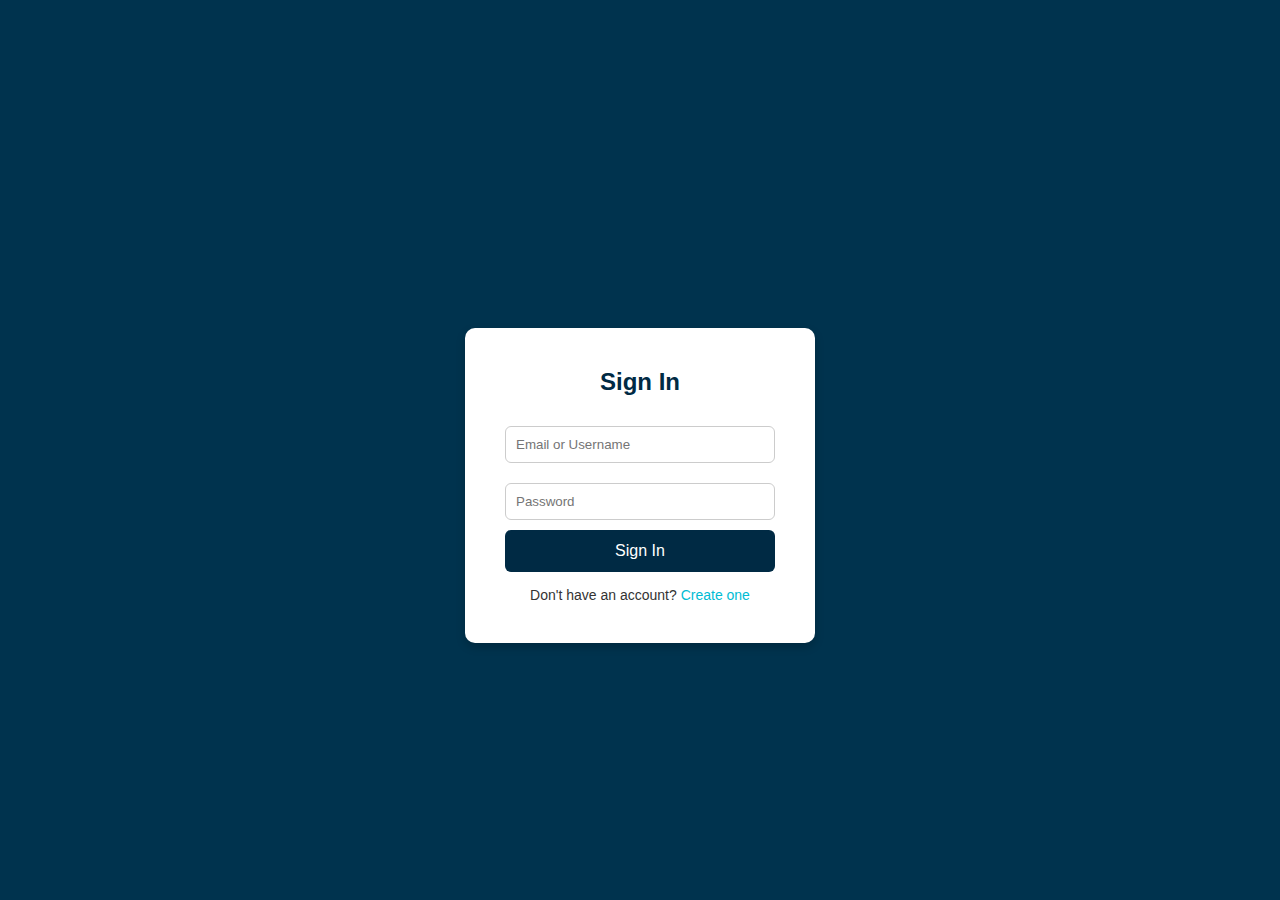
<file: signin.html>
<!DOCTYPE html>
<html lang="en">
<head>
  <meta charset="UTF-8">
  <meta name="viewport" content="width=device-width, initial-scale=1.0">
  <title>Sign In - AquaDex</title>
  <link rel="stylesheet" href="styles.css">
  <style>
    body {
      margin: 0;
      font-family: Arial, sans-serif;
      background-color: #00334e;
      color: #fff;
      display: flex;
      justify-content: center;
      align-items: center;
      height: 100vh;
    }
    .signin-box {
      background: #fff;
      color: #333;
      padding: 40px;
      border-radius: 10px;
      box-shadow: 0 4px 10px rgba(0,0,0,0.2);
      width: 350px;
      text-align: center;
    }
    .signin-box h2 {
      margin-bottom: 20px;
      color: #002a44;
    }
    .signin-box input {
      width: 100%;
      padding: 10px;
      margin: 10px 0;
      border-radius: 6px;
      border: 1px solid #ccc;
    }
    .signin-box button {
      background: #002a44;
      color: #fff;
      border: none;
      padding: 12px;
      border-radius: 6px;
      width: 100%;
      cursor: pointer;
      font-size: 16px;
    }
    .signin-box button:hover {
      background: #014d73;
    }
    .signin-box p {
      margin-top: 15px;
      font-size: 14px;
    }
    .signin-box a {
      color: #00bcd4;
      text-decoration: none;
    }
  </style>
</head>
<body>
  <div class="signin-box">
    <h2>Sign In</h2>
    <form>
      <input type="text" placeholder="Email or Username" required>
      <input type="password" placeholder="Password" required>
      <button type="submit">Sign In</button>
    </form>
    <p>Don't have an account? <a href="signup.html">Create one</a></p>
  </div>
</body>
</html>
</file>
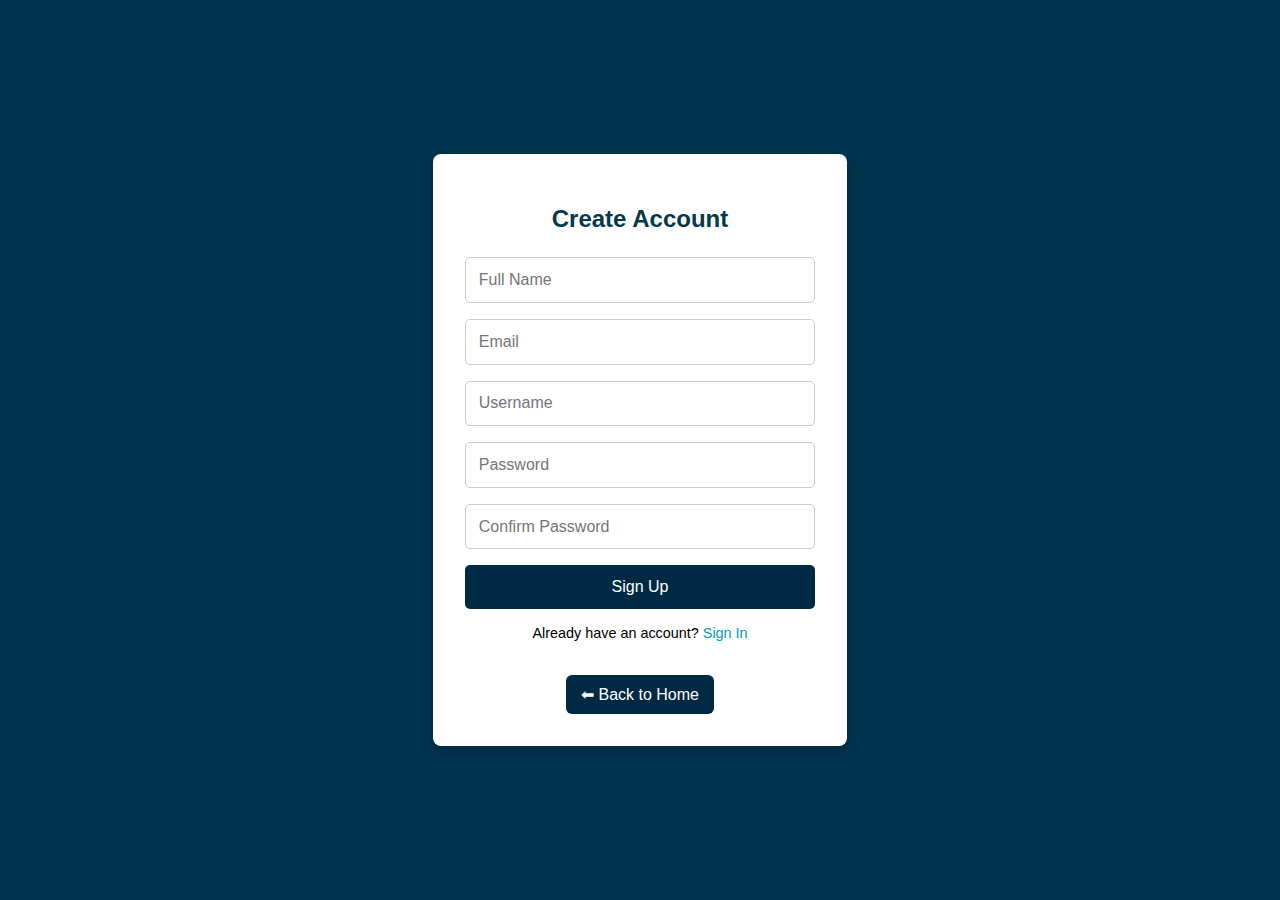
<file: signup.html>
<!DOCTYPE html>
<html lang="en" class="dark-theme">
<head>
  <meta charset="UTF-8">
  <meta name="viewport" content="width=device-width, initial-scale=1.0">
  <title>Create Account - AquaDex</title>
  <link rel="icon" type="image/png" href="logo.png">
  <link rel="stylesheet" href="theme.css">
  <script src="theme.js" defer></script>
  <style>
    body {
      margin: 0;
      padding: 0;
      font-family: Arial, sans-serif;
      background-color: #00334e;
      display: flex;
      justify-content: center;
      align-items: center;
      height: 100vh;
      color: #000000; /* Added black text color */
    }

    .auth-container {
      display: flex;
      justify-content: center;
      align-items: center;
      width: 100%;
      height: 100%;
    }

    .auth-card {
      background: white;
      padding: 2rem;
      border-radius: 8px;
      box-shadow: 0 4px 10px rgba(0, 0, 0, 0.2);
      width: 350px;
      text-align: center;
      color: #000000; /* Added black text color */
    }

    .auth-card h2 {
      margin-bottom: 1.5rem;
      color: #04384a;
    }

    form {
      display: flex;
      flex-direction: column;
      gap: 1rem;
    }

    input {
      padding: 0.8rem;
      border: 1px solid #ccc;
      border-radius: 5px;
      font-size: 1rem;
      color: #000000; /* Added black text color */
      background-color: #ffffff; /* Added white background */
    }

    button {
      padding: 0.8rem;
      background: #002a44;
      color: white;
      border: none;
      border-radius: 5px;
      font-size: 1rem;
      cursor: pointer;
    }

    button:hover {
      background: #065a72;
    }

    .switch-auth {
      margin-top: 1rem;
      font-size: 0.9rem;
      color: #000000; /* Added black text color */
    }

    .switch-auth a {
      color: #0099cc;
      text-decoration: none;
    }

    .switch-auth a:hover {
      text-decoration: underline;
    }

    .back-home {
      display: inline-block;
      margin-top: 20px;
      padding: 10px 15px;
      background: #002a44;
      color: #fff;
      text-decoration: none;
      border-radius: 6px;
      transition: 0.3s;
    }

    .back-home:hover {
      background: #014d73;
    }
  </style>
</head>
<body>
  <div class="auth-container">
    <div class="auth-card">
      <h2>Create Account</h2>

      <form>
        <input type="text" placeholder="Full Name" required>
        <input type="email" placeholder="Email" required>
        <input type="text" placeholder="Username" required>
        <input type="password" placeholder="Password" required>
        <input type="password" placeholder="Confirm Password" required>

        <button type="submit">Sign Up</button>
      </form>

      <p class="switch-auth">
        Already have an account? <a href="signin.html">Sign In</a>
      </p>

      <a href="index.html" class="back-home">⬅ Back to Home</a>
    </div>
  </div>
</body>
</html>
</file>
<file: theme.css>
/* Light Theme */
.light-theme {
  --bg-color: #ffffff;
  --text-color: #000000;
  --card-bg: #f4f4f4;
  --nav-bg: #e0e0e0;
  --btn-bg: #007BFF;
  --btn-text: #ffffff;
}

/* Dark Theme */
.dark-theme {
  --bg-color: #00334e;
  --text-color: #ffffff;
  --card-bg: #e6f0fa;
  --nav-bg: #002a44;
  --btn-bg: #00bcd4;
  --btn-text: #002a44;
}

/* Apply theme variables globally */
body {
  background-color: var(--bg-color);
  color: var(--text-color);
}

.navbar {
  background-color: var(--nav-bg);
}

.card {
  background-color: var(--card-bg);
}

.btn-primary {
  background-color: var(--btn-bg);
  color: var(--btn-text);
}

/* Optional: style theme toggle button */
.theme-btn {
  background: none;
  border: 1px solid var(--btn-bg);
  color: var(--btn-text);
  padding: 5px 10px;
  border-radius: 6px;
  cursor: pointer;
}
</file>
<file: styles.css>
/* General reset */
* {
  margin: 0;
  padding: 0;
  box-sizing: border-box;
}

body {
  font-family: 'Poppins', sans-serif;
  background-color: #002a44;
  color: #ffffff;
  padding-top: 70px; /* ✅ Push content below fixed navbar */
}

/* Navbar */
.navbar {
  display: flex;
  justify-content: space-between;
  align-items: center;
  background-color: #002a44;
  padding: 15px 40px;
  position: fixed;
  top: 0;
  left: 0;
  width: 100%;
  z-index: 1000;
  box-sizing: border-box;
  /* ❌ removed margin-left */
}

.logo {
  display: flex;
  align-items: center;
  gap: 10px;
  font-weight: 700;
  font-size: 20px;
  color: #00bcd4;
}

.logo img {
  height: 42px;
  width: 42px;
  border-radius: 50%;
  object-fit: contain;
}

.navbar nav {
  display: flex;
  gap: 20px;
}

.navbar nav a {
  color: #ffffff;
  text-decoration: none;
  font-weight: 500;
  transition: color 0.3s;
  position: relative;
}

.navbar nav a:hover {
  color: #00bcd4;
}

.navbar nav a.active {
  font-weight: bold;
  border-bottom: 2px solid #00bcd4;
  padding-bottom: 4px;
  color: #00bcd4;
}

.sign-in {
  background: transparent;
  border: 1px solid #fff;
  color: #ffffff;
  padding: 6px 14px;
  border-radius: 6px;
  cursor: pointer;
  transition: 0.3s;
}

.sign-in:hover {
  background: #00bcd4;
  color: #002a44;
  border: 1px solid #00bcd4;
}

/* Hero Section - Full Background Blur */
.hero {
  position: relative;
  height: 70vh;
  display: flex;
  justify-content: center;
  align-items: center;
  overflow: hidden;
  border-radius: 0;
}

/* Background Blur */
.hero-bg {
  position: absolute;
  top: 0;
  left: 0;
  right: 0;
  bottom: 0;
  background-image: url('microbe.jpg');
  background-size: cover;
  background-position: center;
  filter: blur(3px) brightness(0.7);
  z-index: -1;
}

/* Overlay for text readability */
.hero::after {
  content: '';
  position: absolute;
  top: 0;
  left: 0;
  right: 0;
  bottom: 0;
  background: rgba(255, 255, 255, 0.1);
  z-index: 0;
}

/* Centered Text */
.hero-content {
  z-index: 2;
  max-width: 800px;
  text-align: center;
  position: relative;
}

.hero-content h1 {
  font-size: 48px;
  font-weight: 700;
  margin-bottom: 20px;
  color: #ffffff;
}

.hero-content p {
  font-size: 18px;
  line-height: 1.6;
  color: #ffffff;
}

/* Stats Section */
.stats {
  display: flex;
  justify-content: space-around;
  background: #002a44;
  padding: 40px 20px;
  text-align: center;
  color: #e9e9e9;
}

.stat-card h2 {
  font-size: 28px;
  margin-bottom: 6px;
  color: #e9e9e9;
}

.stat-card p {
  font-size: 14px;
  color: #00bcd4;
}

/* Organism table */
.organism-table {
  background: #ffffff;
  padding: 40px 20px;
}

.table-controls {
  display: flex;
  justify-content: flex-start;
  gap: 10px;
  margin-bottom: 15px;
}

.table-controls input,
.table-controls select,
.table-controls button {
  padding: 6px 10px;
  border-radius: 6px;
  border: 1px solid #ccc;
}

.organism-table table {
  width: 100%;
  border-collapse: collapse;
  background: white;
  border-radius: 6px;
  overflow: hidden;
}

.organism-table th,
.organism-table td {
  padding: 12px;
  border-bottom: 1px solid #ddd;
  text-align: left;
  color: #000; /* ✅ Fix: visible table text */
}

.organism-table img {
  width: 60px;
  border-radius: 6px;
}

.pagination {
  margin-top: 15px;
  text-align: center;
}

.pagination button {
  margin: 0 4px;
  padding: 6px 12px;
  border: 1px solid #003b5c;
  background: white;
  cursor: pointer;
}

.pagination button.active {
  background: #003b5c;
  color: white;
}

/* Recent samples */
.recent-samples {
  background: #003b5c;
  padding: 40px 20px;
  color: white;
}

.sample-cards {
  display: flex;
  gap: 20px;
  justify-content: center;
}

.sample-card {
  background: #fff;
  color: #000;
  border-radius: 10px;
  overflow: hidden;
  width: 250px;
  box-shadow: 0 4px 8px rgba(0,0,0,0.1);
}

.sample-card img {
  width: 100%;
  height: 140px;
  object-fit: cover;
}

.sample-card h4 {
  padding: 10px;
  color: #121212;
}

.sample-card p {
  padding: 0 10px 10px;
  font-size: 13px;
  color: #555;
}

/* Footer */
.footer {
  background: #002f47;
  color: white;
  display: flex;
  justify-content: space-around;
  padding: 40px 20px;
}

.footer-section h4 {
  margin-bottom: 10px;
  color: white;
}

.auth-controls {
  display: flex;
  align-items: center;
  gap: 10px;
}

.profile-container {
  display: flex;
  align-items: center;
  gap: 8px;
  cursor: pointer;
}

.profile-icon {
  width: 32px;
  height: 32px;
  border-radius: 50%;
  background: white;
  object-fit: cover;
}
</file>
<file: styleshome.css>
/* General reset */
* {
  margin: 0;
  padding: 0;
  box-sizing: border-box;
}

body {
  font-family: 'Poppins', sans-serif;
  background-color: #002a44;
  color: #ffffff;
}

/* Navbar */
.navbar {
  display: flex;
  justify-content: center;
  align-items: center;
  background-color: #002a44;
  padding: 15px 40px;
  position: fixed;
  top: 0;
  left: 0;
  width: 100%;
  z-index: 1000;
  box-sizing: border-box;
  
}

.navbar .logo {
  position: absolute;
  left: 20px;
  
  display: flex;
  align-items: center;
  gap: 10px;
  font-weight: 700;
  font-size: 20px;
  color: #00bcd4;
}

.navbar .logo img {
  height: 42px;
  width: 42px;
  border-radius: 50%;
  object-fit: contain;
}

.navbar nav {
  display: flex;
  gap: 20px;
  flex: 1;
  justify-content: center;
  
}

.navbar nav a {
  text-decoration: none;
  color: #ffffff;
  font-weight: 500;
  position: relative;
  transition: color 0.3s ease;
}

.navbar nav a:hover {
  color: #00bcd4;
}

.navbar nav a.active {
  color: #00bcd4;
}

.navbar nav a.active::after {
  content: "";
  position: absolute;
  width: 100%;
  height: 3px;
  background-color: #00bcd4;
  bottom: -5px;
  left: 0;
}

/* Profile Section */
.navbar .profile-section {
  position: absolute;
  right: 20px;
  display: flex;
  align-items: center;
  gap: 8px;
  font-size: 14px;
  color: #ffffff;
}

.navbar .profile-section img {
  width: 40px;
  height: 40px;
  border-radius: 50%;
  object-fit: cover;
  cursor: pointer;
}

/* Hero with blurred background */
.hero {
  position: relative;
  height: 90vh;
  display: flex;
  align-items: center;
  justify-content: center;
  text-align: center;
  padding: 0 20px;
  overflow: hidden;
  margin-top: 70px;
}

.hero::before {
  content: "";
  position: absolute;
  inset: 0;
  background: url("microbe.jpg") no-repeat center center/cover;
  filter: blur(3px) brightness(0.7);
  z-index: -1;
}

.hero-content {
  max-width: 800px;
  z-index: 1;
}

.hero-content h1 {
  font-size: 48px;
  font-weight: 700;
  margin-bottom: 20px;
  color: #ffffff;
}

.hero-content p {
  font-size: 18px;
  color: #e0f7fa;
  line-height: 1.6;
}

/* Stats Section */

.stats {
  display: flex;
  justify-content: space-around;
  background: #002a44;
  padding: 40px 20px;
  text-align: center;
  color: #e9e9e9;
}

.stat-card h2 {
  font-size: 28px;
  margin-bottom: 6px;
  color: #e9e9e9;
}

.stat-card p {
  font-size: 14px;
  color: #00bcd4;
}
</file>
